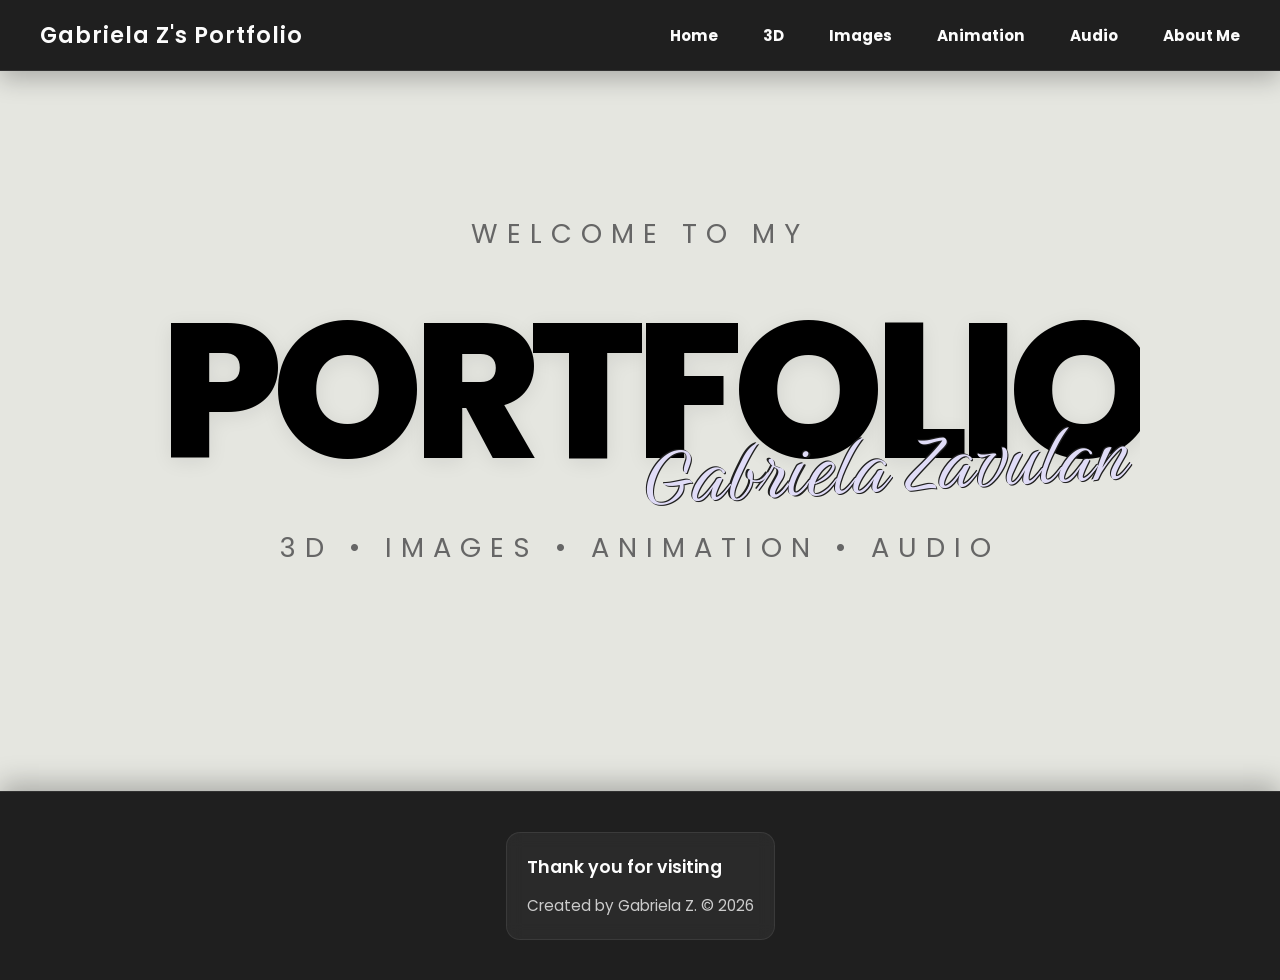
<file: index.html>
<!doctype html>
<html lang="en">
<head>
    <meta charset="UTF-8" />
    <title>My Portfolio</title>

    <!-- Google Font -->
    <link rel="preconnect" href="https://fonts.googleapis.com">
    <link rel="preconnect" href="https://fonts.gstatic.com" crossorigin>

    <link href="https://fonts.googleapis.com/css2?family=Poppins:wght@300;400;600;700&display=swap" rel="stylesheet">
    <link href="https://fonts.googleapis.com/css2?family=Birthstone&display=swap" rel="stylesheet">

    <!-- CSS file -->
    <link rel="stylesheet" href="style.css" />
</head>
    <body class="home-page">
        <header>
            <div class="site-title">Gabriela Z's Portfolio</div>
            <nav>
                <ul>
                    <li><a href="index.html">Home</a></li>
                    <li><a href="3d.html">3D</a></li>
                    <li><a href="images.html">Images</a></li>
                    <li><a href="animation.html">Animation</a></li>
                    <li><a href="audio.html">Audio</a></li>
                    <li><a href="about.html">About Me</a></li>
                </ul>
            </nav>
        </header>

        <main>

    <section class="home-hero">

        <p class="hero-subtitle hero-sub delay-1">
            Welcome to my  
        </p>
        
        <h1 class="hero-title hero-main delay-2">PORTFOLIO</h1>
        
        <p class="hero-name hero-script delay-3">
            Gabriela Zavulan
        </p>

        <p class="hero-subtitle hero-sub delay-4">
            3D • Images • Animation • Audio
        </p>

    </section>

</main>
<footer class="site-footer">

    <div class="footer-card">

        <p class="footer-title">Thank you for visiting</p>
        <p class="footer-text">Created by Gabriela Z. © 2026</p>

    </div>

</footer>
    </body>
</html>
</file>
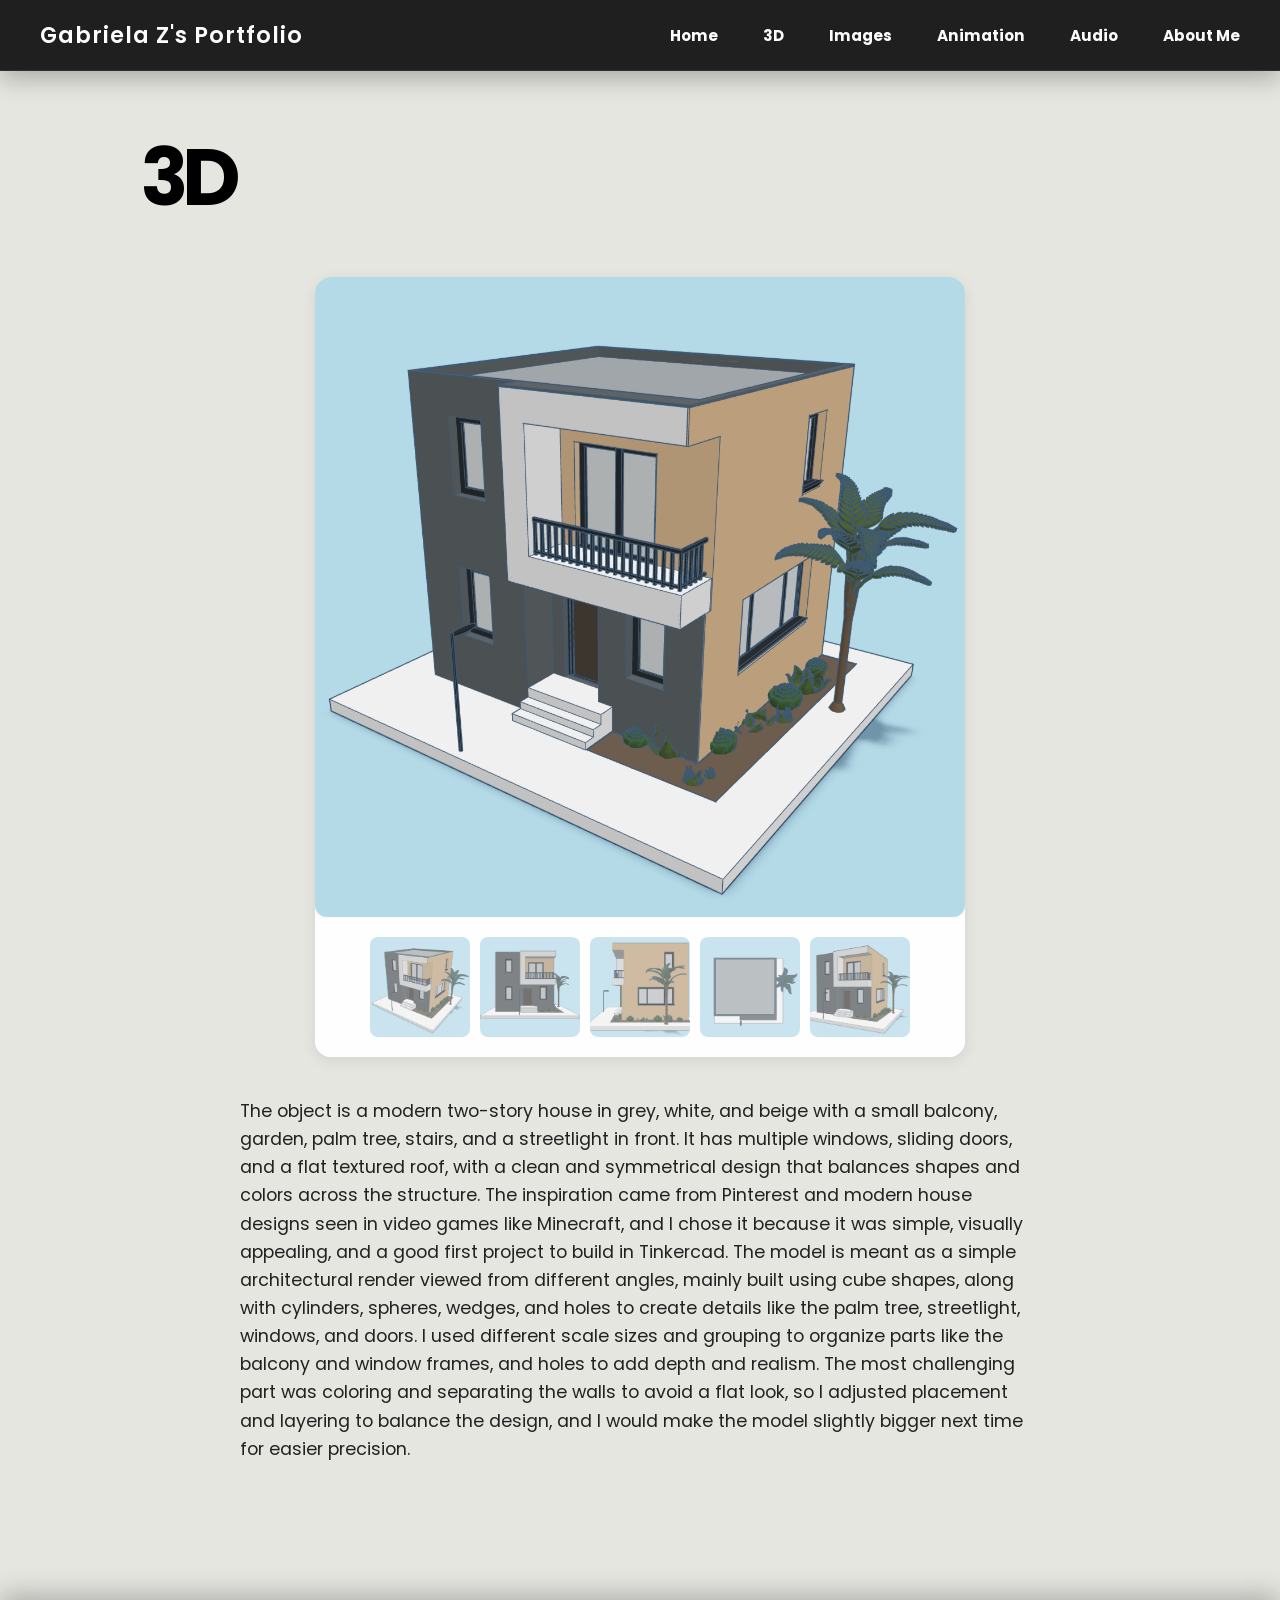
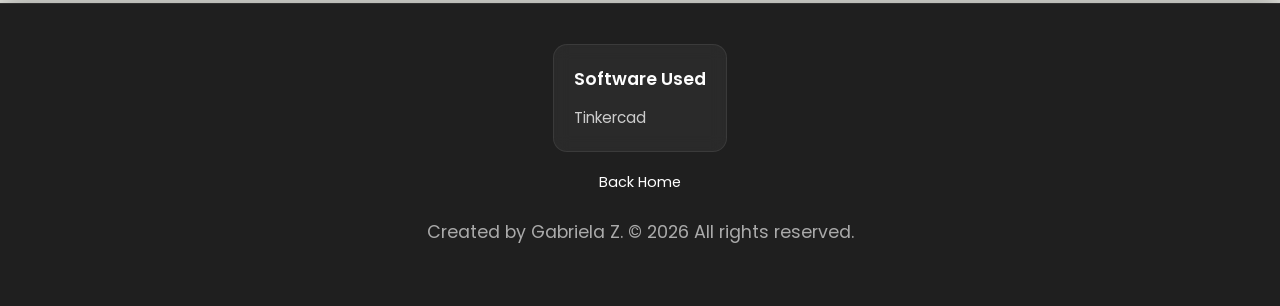
<file: 3d.html>
<!doctype html>
<html lang="en">
<head>
    <meta charset="UTF-8" />
    <title>3D</title>

    <link rel="preconnect" href="https://fonts.googleapis.com">
    <link rel="preconnect" href="https://fonts.gstatic.com" crossorigin>

    <link href="https://fonts.googleapis.com/css2?family=Poppins:wght@300;400;600;700&display=swap" rel="stylesheet">

    <link rel="stylesheet" href="style.css" />
</head>
    <body class="threed-page">
        <header>
            <div class="site-title">Gabriela Z's Portfolio</div>
            <nav>
                <ul>
                    <li><a href="index.html">Home</a></li>
                    <li><a href="3d.html">3D</a></li>
                    <li><a href="images.html">Images</a></li>
                    <li><a href="animation.html">Animation</a></li>
                    <li><a href="audio.html">Audio</a></li>
                    <li><a href="about.html">About Me</a></li>
                </ul>
            </nav>
        </header>

    <main>
        <h1 class="fade-right delay-1">3D</h1>
            
            <div class="fade-up delay-2">

                <div class="media-card">

                <img id="mainImage" src="images/House%20Pic%201.png" alt="3D House">

                <div class="thumbnail-row">
                    <img src="images/House%20Pic%201.png" onclick="changeImage(this)">
                    <img src="images/House%20Pic%20Front.png" onclick="changeImage(this)">
                    <img src="images/House%20Pic%20Side.png" onclick="changeImage(this)">
                    <img src="images/House%20Pic%20Top.png" onclick="changeImage(this)">
                    <img src="images/House%20Pic%202.png" onclick="changeImage(this)">
                </div>

                </div>
        </div>

        <p class="media-description fade-right delay-3">
            The object is a modern two-story house in grey, white, and beige with a small balcony, garden, palm tree, stairs, and a streetlight in front. It has multiple windows, sliding doors, and a flat textured roof, with a clean and symmetrical design that balances shapes and colors across the structure. The inspiration came from Pinterest and modern house designs seen in video games like Minecraft, and I chose it because it was simple, visually appealing, and a good first project to build in Tinkercad. The model is meant as a simple architectural render viewed from different angles, mainly built using cube shapes, along with cylinders, spheres, wedges, and holes to create details like the palm tree, streetlight, windows, and doors. I used different scale sizes and grouping to organize parts like the balcony and window frames, and holes to add depth and realism. The most challenging part was coloring and separating the walls to avoid a flat look, so I adjusted placement and layering to balance the design, and I would make the model slightly bigger next time for easier precision.
        </p>
    </main>

<footer class="site-footer">

    <div class="footer-card">

        <p class="footer-title">Software Used</p>
        <p class="footer-text">Tinkercad</p>

    </div>

    <div class="footer-bottom">
        <a href="index.html">Back Home</a>
        <p>Created by Gabriela Z. © 2026 All rights reserved.</p>
    </div>

</footer>
<script>
function changeImage(img){
    document.getElementById("mainImage").src = img.src;
}
</script>
    </body>
</html>
</file>
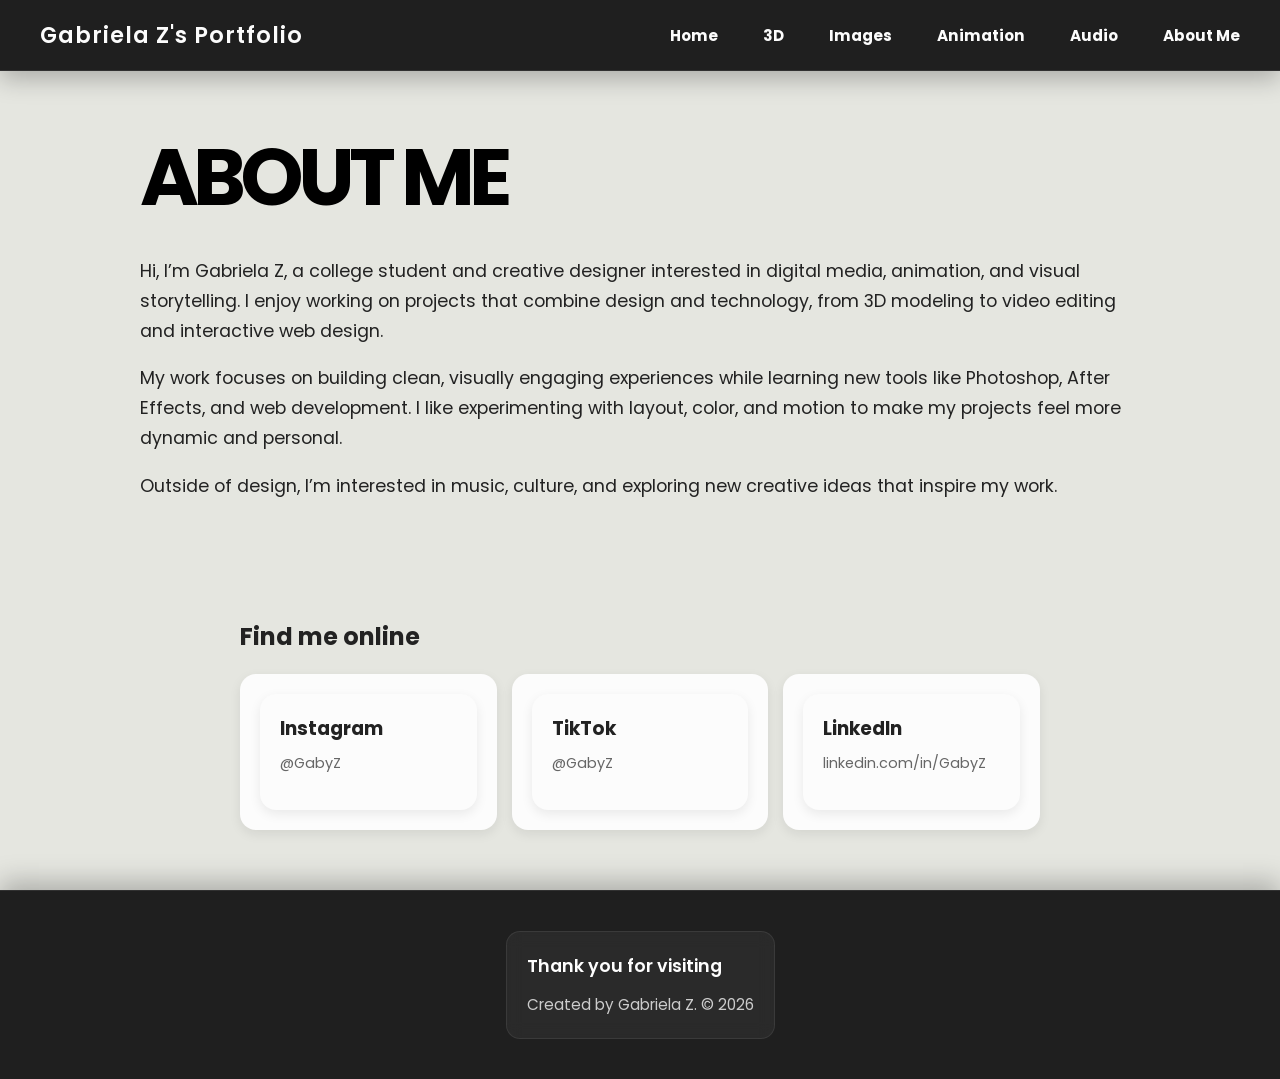
<file: about.html>
<!doctype html>
<html lang="en">
<head>
    <meta charset="UTF-8" />
    <title>About Me</title>

    <!-- Google Font -->
    <link rel="preconnect" href="https://fonts.googleapis.com">
    <link rel="preconnect" href="https://fonts.gstatic.com" crossorigin>

    <link href="https://fonts.googleapis.com/css2?family=Poppins:wght@300;400;600;700&display=swap" rel="stylesheet">

    <!-- CSS file -->
    <link rel="stylesheet" href="style.css" />
</head>
    <body class="about-page">
        
        <header>
            <div class="site-title">Gabriela Z's Portfolio</div>
            <nav>
                <ul>
                    <li><a href="index.html">Home</a></li>
                    <li><a href="3d.html">3D</a></li>
                    <li><a href="images.html">Images</a></li>
                    <li><a href="animation.html">Animation</a></li>
                    <li><a href="audio.html">Audio</a></li>
                    <li><a href="about.html">About Me</a></li>
                </ul>
            </nav>
        </header>

        <main>
            <h1 class="fade-left">About Me</h1>
            <p class="fade-left delay-1">Hi, I’m Gabriela Z, a college student and creative designer interested in digital media, animation, and visual storytelling. I enjoy working on projects that combine design and technology, from 3D modeling to video editing and interactive web design. </p>
            <p class="fade-left delay-2">My work focuses on building clean, visually engaging experiences while learning new tools like Photoshop, After Effects, and web development. I like experimenting with layout, color, and motion to make my projects feel more dynamic and personal. </p>
            <p class="fade-left delay-3">Outside of design, I’m interested in music, culture, and exploring new creative ideas that inspire my work. </p>
        </main>
<section class="socials">

      <h2 class="fade-up">Find me online</h2>

    <div class="social-grid">

        <div class="social-card fade-up delay-1">
            <div class="card-inner">
                <h3>Instagram</h3>
                <p>@GabyZ</p>
            </div>
        </div>

        <div class="social-card fade-up delay-2">
            <div class="card-inner">
                <h3>TikTok</h3>
                <p>@GabyZ</p>
            </div>
        </div>

        <div class="social-card fade-up delay-3">
            <div class="card-inner">
                <h3>LinkedIn</h3>
                <p>linkedin.com/in/GabyZ</p>
            </div>
        </div>
        
    </div>

</section>

<footer class="site-footer">

    <div class="footer-card">

        <p class="footer-title">Thank you for visiting</p>
        <p class="footer-text">Created by Gabriela Z. © 2026</p>

    </div>

</footer>
    </body>
</html>
</file>
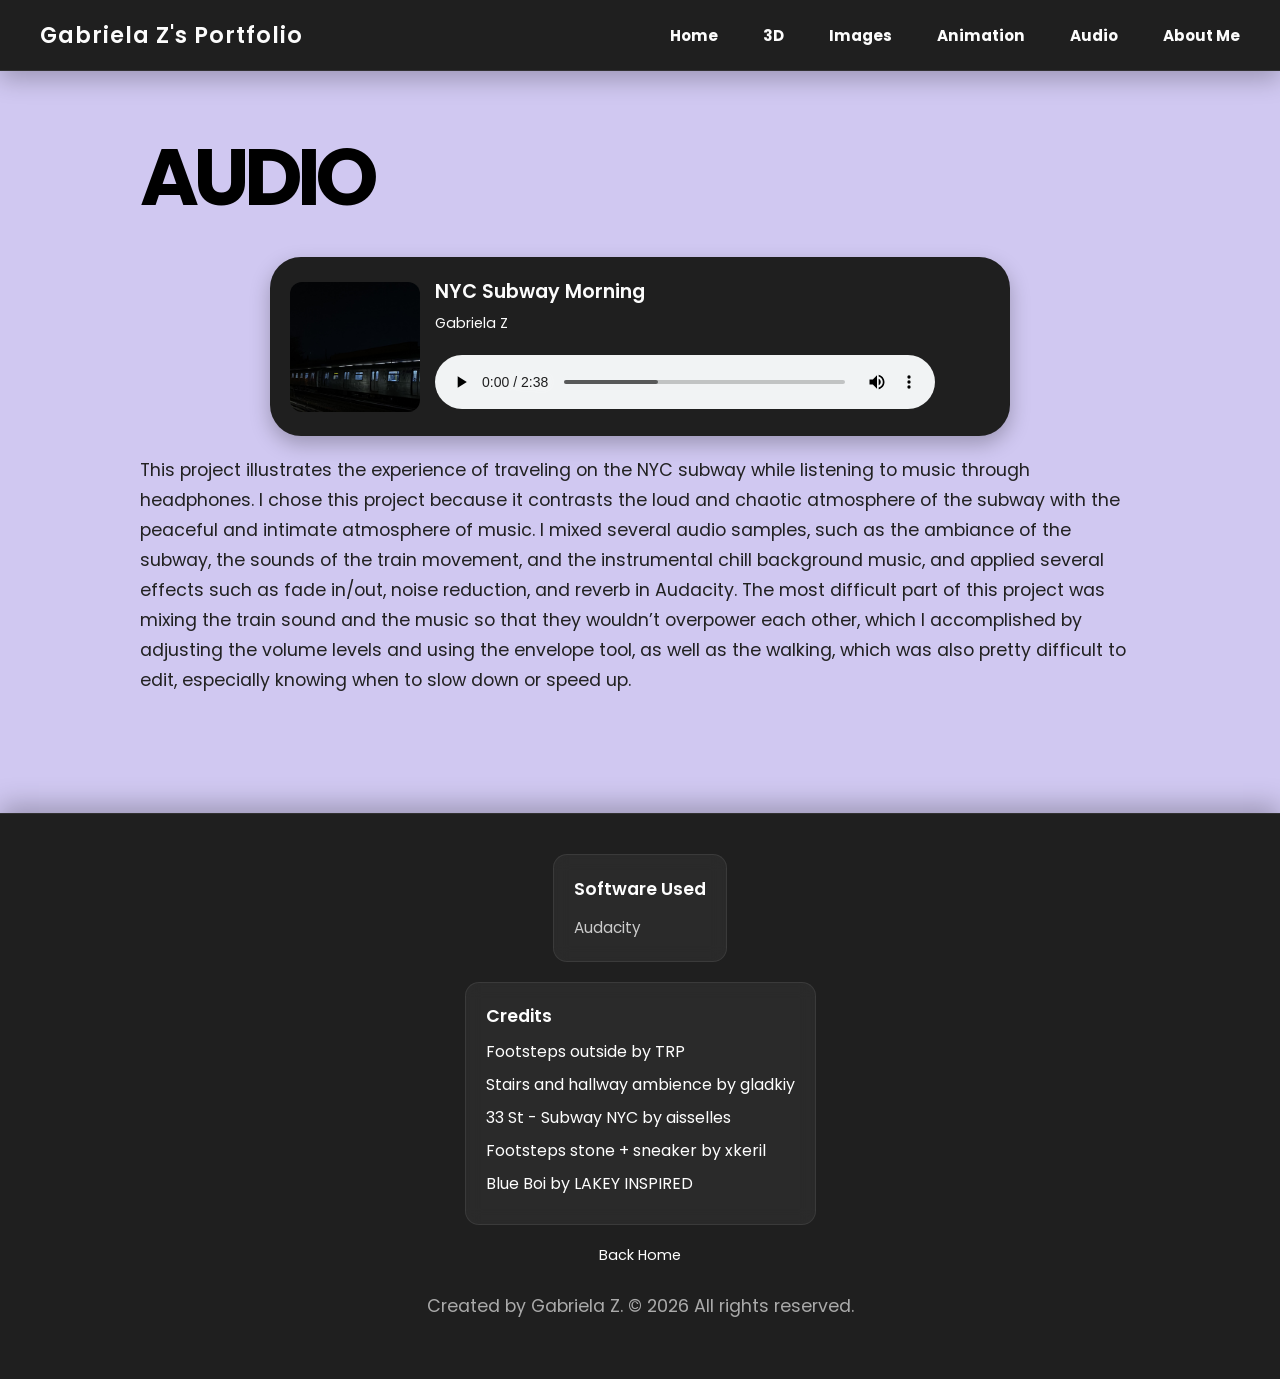
<file: audio.html>
<!doctype html>
<html lang="en">
<head>
    <meta charset="UTF-8" />
    <title>Audio</title>

    <!-- Google Font -->
    <link rel="preconnect" href="https://fonts.googleapis.com">
    <link rel="preconnect" href="https://fonts.gstatic.com" crossorigin>

    <link href="https://fonts.googleapis.com/css2?family=Poppins:wght@300;400;600;700&display=swap" rel="stylesheet">

    <!-- CSS file -->
    <link rel="stylesheet" href="style.css" />
</head>
    <body class="audio-page">
        <header>
            <div class="site-title">Gabriela Z's Portfolio</div>
            <nav>
                <ul>
                    <li><a href="index.html">Home</a></li>
                    <li><a href="3d.html">3D</a></li>
                    <li><a href="images.html">Images</a></li>
                    <li><a href="animation.html">Animation</a></li>
                    <li><a href="audio.html">Audio</a></li>
                    <li><a href="about.html">About Me</a></li>
                </ul>
            </nav>
        </header>

        <main>
            <h1 class="fade-in-left delay-1">Audio</h1>
            
            <div class="audio-box fade-in-left delay-2">
                
                <img src="images/subway.jpeg" alt="Album cover">
                
                 <div class="audio-info">
                
                     <h3>NYC Subway Morning</h3>
                     <p class="artist">Gabriela Z</p>
                     
                    <audio src="media/NYC_Subway_Morning_Gaby.mp3" controls></audio>
                </div>
                
            </div>
            
            <p class="fade-in-left delay-3"> This project illustrates the experience of traveling on the NYC subway while listening to
music through headphones. I chose this project because it contrasts the loud and chaotic
atmosphere of the subway with the peaceful and intimate atmosphere of music. I mixed
several audio samples, such as the ambiance of the subway, the sounds of the train
movement, and the instrumental chill background music, and applied several effects such as
fade in/out, noise reduction, and reverb in Audacity. The most difficult part of this project was
mixing the train sound and the music so that they wouldn’t overpower each other, which I
accomplished by adjusting the volume levels and using the envelope tool, as well as the
walking, which was also pretty difficult to edit, especially knowing when to slow down or
speed up.
            </p>
        </main>

<footer class="site-footer">

    <div class="footer-card">

        <p class="footer-title">Software Used</p>
        <p class="footer-text">Audacity</p>

    </div>

    <div class="footer-card">

        <h3>Credits</h3>

        <ul class="credits">
            <li><a href="https://freesound.org/people/TRP/sounds/616825/" target="_blank">Footsteps outside by TRP</a></li>
            <li><a href="https://freesound.org/people/gladkiy/sounds/350351/" target="_blank">Stairs and hallway ambience by gladkiy</a></li>
            <li><a href="https://freesound.org/people/aisselles/sounds/677045/" target="_blank">33 St - Subway NYC by aisselles</a></li>
            <li><a href="https://freesound.org/people/xkeril/sounds/677069/" target="_blank">Footsteps stone + sneaker by xkeril</a></li>
            <li><a href="https://www.youtube.com/watch?v=hQT6WMJ-Fco&list=PL06diOotXAJLAAHBY7kIUm5GQwm2ZinOz" target="_blank">Blue Boi by LAKEY INSPIRED</a></li>
        </ul>

    </div>

    <div class="footer-bottom">
        <a href="index.html">Back Home</a>
        <p>Created by Gabriela Z. © 2026 All rights reserved.</p>
    </div>

</footer>
    </body>
</html>
</file>
<file: style.css>
body{
    font-family: 'Poppins', sans-serif;
    background-color: #e5e6e0;
    color: #222222;

    margin: 0;
    padding: 0;
}
/* HEADER */

header{
    background-color: #1f1f1f;
    color: #fcfcfc;

    display: flex;
    justify-content: space-between;
    align-items: center;

    padding: 18px 40px;

    border-bottom: 1px solid rgba(255,255,255,0.08);

    box-shadow: 0 8px 25px rgba(0,0,0,0.25);

    position: sticky;
    top: 0;
    z-index: 1000;

    backdrop-filter: blur(10px);
}
.home-page header {
    opacity: 0;
    transform: translateY(-25px);
    animation: headerFadeDown 0.8s ease forwards;
}

@keyframes headerFadeDown {
    to {
        opacity: 1;
        transform: translateY(0);
    }
}
.site-title{
    font-size: 1.4rem;
    font-weight: 600;
    letter-spacing: 1px;
    white-space: nowrap;
}
nav ul{
    display: flex;
    gap: 25px;

    list-style: none;
    margin: 0;
    padding: 0;
}

nav a{
    color: #fcfcfc;
    text-decoration: none;
    font-weight: 500;
    font-size: 0.95rem;

    position: relative;
    transition: 0.3s ease;
}
nav a::after{
    content: "";
    position: absolute;
    left: 0;
    bottom: -4px;

    width: 0%;
    height: 2px;
    background: #ffffff;

    transition: 0.3s ease;
}

nav a:hover::after{
    width: 100%;
}

nav a:hover{
    opacity: 0.7;
}
.home-hero{
    text-align: center;
    position: relative;
    padding: 120px 20px;
}

/* cursive name */

.hero-name{
    font-family: 'Birthstone', cursive;

    font-size: 6rem;
    color: #e0dcf7;

    letter-spacing: 1px;

    margin: 0;

    position: absolute;
    top: 47%;
    left: 50%;
    transform: translate(-50%, -50%) rotate(-3deg);
    
    z-index: 2;
    
   text-shadow:
    1px 1px 0 #1f1f1f,
    -1px -1px 0 #1f1f1f;
}

/* giant portfolio text */

.hero-title{
    font-size: 12rem;
    font-weight: 800;

    letter-spacing: -10px;

    margin: -10px 0 10px;

    color: #000000;

    text-shadow: 0 4px 20px rgba(0,0,0,0.08);
}

/* small subtitle */

.hero-subtitle{
    font-size: 1.7rem;
    letter-spacing: 9px;

    text-transform: uppercase;

    color: #666666;
    
    margin-top: -20px;  
    margin-bottom: 0;

}
.site-header nav a{
    text-decoration: none;
    color: #000000;
    font-weight: 600;

    transition: 0.3s;
}

.site-header nav a:hover{
    color: #dfc8c8;
}

/*TRANSITIONS*/





/* NAVIGATION */

nav ul{
    list-style: none;
    margin: 0;
    padding: 0;
}

nav li{
    display: inline-block;
    margin-left: 20px;
}

nav a{
    color: #fcfcfc;
    text-decoration: none;
    font-weight: bold;

    transition: 0.3s;
}

nav a:hover{
    color: #e0dcf7;
}

/* MAIN CONTENT */.home-page .home-hero{
    position: relative;
    overflow: hidden;
}

/* MAIN PORTFOLIO TEXT */

.home-page .hero-main{
    opacity: 0;
    transform: translateY(60px) scale(0.95);
    animation: heroMainReveal 1s ease forwards;
}

@keyframes heroMainReveal{
    to{
        opacity: 1;
        transform: translateY(0) scale(1);
    }
}

/* CURSIVE NAME */

.home-page .hero-script{
    opacity: 0;
    transform: translateY(20px) rotate(-3deg);
    animation: heroScriptReveal 1s ease forwards;
}

@keyframes heroScriptReveal{
    to{
        opacity: 1;
        transform: translateY(0) rotate(-3deg);
    }
}

/* SUBTITLE */

.home-page .hero-sub{
    opacity: 0;
    transform: translateY(25px);
    animation: heroSubReveal 0.8s ease forwards;
}

@keyframes heroSubReveal{
    to{
        opacity: 1;
        transform: translateY(0);
    }
}

/* DELAYS */

.home-page .delay-1{
    animation-delay: 0.2s;
}

.home-page .delay-2{
    animation-delay: 0.5s;
}

.home-page .delay-3{
    animation-delay: 0.9s;
}

.home-page .delay-4{
    animation-delay: 1.2s;
}

main{
    max-width: 1000px;

    margin-left: auto;
    margin-right: auto;

    padding: 40px 20px;
}

h1{
    font-size: 5rem;
    font-weight: 700;
    margin-top: 6px;
    margin-bottom: 20px;
    letter-spacing: -6px;
    
    text-transform: uppercase;
    
    
    
    color: #000000
}

p{
    line-height: 1.7;
    font-size: 1.1rem;
}

/* 3D */

.media-card{
    background-color: #fcfcfc;
    max-width: 650px;
    margin: 40px auto;
    border-radius: 16px;
    overflow: hidden;

    box-shadow: 0 4px 15px rgba(0,0,0,0.08);

    transition: transform 0.3s ease, box-shadow 0.3s ease;
    
    text-shadow: 0 4px 20px rgba(0,0,0,0.08);
}

.media-card:hover{
    transform: translateY(-5px);
    box-shadow: 0 12px 30px rgba(0,0,0,0.18);
}

#mainImage{
    width: 100%;
    height: 640px;
    object-fit: cover;
    display: block;
}

.thumbnail-row{
    display: flex;
    gap: 10px;
    padding: 20px;
    justify-content: center;
    background: #fefefe;
}

.thumbnail-row img{
    width: 100px;
    height: 100px;
    object-fit: cover;

    border-radius: 8px;
    cursor: pointer;

    opacity: 0.7;
    transition: 0.3s;
}

.thumbnail-row img:hover{
    opacity: 1;
    transform: scale(1.08);
}

.media-description{
    max-width: 800px;
    margin: 10px auto 40px;
    line-height: 1.6;
}

/*TRANSITIONS*/

.threed-page .fade-up{
    opacity: 0;
    transform: translateY(40px);
    animation: threedFadeUp 0.8s ease forwards;
}

@keyframes threedFadeUp{
    to{
        opacity: 1;
        transform: translateY(0);
    }
}

.threed-page .fade-right {
    opacity: 0;
    transform: translateX(-40px);
    animation: aboutFadeRight 0.8s ease forwards;
}

@keyframes aboutFadeRight {
    to {
        opacity: 1;
        transform: translateX(0);
    }
}
.threed-page .thumb-pop img{
    opacity: 0;
    transform: scale(0.7);
    animation: thumbPop 0.4s ease forwards;
}

/* starting state */
.threed-page .thumb-pop img{
    transform: scale(0.7);
}

/* ending state */
@keyframes thumbPop{
    to{
        opacity: 1;
        transform: scale(1);
    }
}


@keyframes thumbPop{
    to{
        opacity: 1;
        transform: scale(1);
    }
}
.threed-page .thumb-pop img:nth-child(1){
    animation-delay: 0.8s;
}
.threed-page .thumb-pop img:nth-child(2){
    animation-delay: 0.9s;
}
.threed-page .thumb-pop img:nth-child(3){
    animation-delay: 1s;
}
.threed-page .thumb-pop img:nth-child(4){
    animation-delay: 1.1s;
}
.threed-page .thumb-pop img:nth-child(5){
    animation-delay: 1.2s;
}

.threed-page .delay-1{
    animation-delay: 0.2s;
}

.threed-page .delay-2{
    animation-delay: 0.5s;
}

.threed-page .delay-3{
    animation-delay: 0.8s;
}

/* VIDEOS */

.animation-page h1{
    color: #fefefe;
}
.animation-page{
    background-color: #323232;
}
.video-card{
    background-color: #ffffff;
    max-width: 699px;
    margin: 40px auto;
    padding: 15px;

    border-radius: 16px;
    box-shadow: 0 4px 15px rgba(0,0,0,0.08);

    transition: transform 0.3s ease, background-color 0.3s ease;
    overflow: hidden;
}
.video-card:hover{
    transform: translateY(-5px);
    background-color: #e0dcf7;
}
.video-card video{
    width: 100%;
    border-radius: 12px;
    display: block;
}
.video-title{
    margin-top: 10px;
    font-size: 1.3rem;
    font-weight: 600;
    text-align: left;
    transition: color 0.3s ease;
}
.video-card:hover .video-title{
    color: #1f1f1f;
}
.video-card:hover h3,
.video-card:hover p{
    color: #1f1f1f;
}
.video-description{
    max-width: 909px;
    margin: 20px auto;
    line-height: 1.7;
    font-size: 1.1rem;
    color: #fcfcfc
}

/*TRANSITIONS*/

.fade-up.show {
    opacity: 1;
    transform: translateX(0) translateY(0);
}
.delay-1 { transition-delay: 0.2s; }
.delay-2 { transition-delay: 0.4s; }
.delay-3 { transition-delay: 0.6s; }


.animation-page .anim-left{
    opacity: 0;
    transform: translateX(-60px);
    animation: animLeft 0.8s ease forwards;
}

@keyframes animLeft{
    to{
        opacity: 1;
        transform: translateX(0);
    }
}

.animation-page .anim-right{
    opacity: 0;
    transform: translateX(60px);
    animation: animRight 0.8s ease forwards;
}

@keyframes animRight{
    to{
        opacity: 1;
        transform: translateX(0);
    }
}

.animation-page .delay-1{
    animation-delay: 0.2s;
}

.animation-page .delay-2{
    animation-delay: 0.5s;
}

.animation-page .delay-3{
    animation-delay: 0.8s;
}

/* IMAGES */

.images-page{
    background-color: #e0dcf7;
}
.image-grid{
    display: grid;
    grid-template-columns: repeat(auto-fit, minmax(220px, 1fr));
    gap: 20px;
    margin-top: 20px;
}
.image-card{
    background-color: #fcfcfc;
    padding: 12px;
    border-radius: 16px;

    box-shadow: 0 4px 12px rgba(0,0,0,0.08);

    text-align: center;
    
    transition: transform 0.3s ease, background-color 0.3s ease, box-shadow 0.3s ease;
    
    overflow: hidden;
}
.image-card:hover{
    background-color: #1f1f1f;
    transform: translateY(-5px) scale(1.02);
    box-shadow: 0 10px 25px rgba(0,0,0,0.15);
}
.image-card img{
    width: 100%;
    height: 220px;
    object-fit: cover;

    border-radius: 12px;
    
    transition: transform 0.3s ease;
}
.image-card:hover img{
    transform: scale(1.03);
}
.image-card p{
    margin-top: 10px;
    font-size: 0.9rem;
    color: #444;
    font-weight: 600;
    transition: color 0.3s ease;
}
.image-card:hover p{
    color: #fcfcfc;
}
img, video{
    width: 100%;
    max-width: 700px;

    border-radius: 12px;

    display: block;

    margin-top: 20px auto;
    margin-bottom: 20px auto;
}

/*TRANSITIONS*/

.images-page .fade-in-left {
    opacity: 0;
    transform: translateX(40px);
    animation: fadeLeft 0.8s ease forwards;
}

@keyframes fadeLeft {
    to {
        opacity: 1;
        transform: translateX(0);
    }
}
.delay-1 { animation-delay: 0.1s; }
.delay-2 { animation-delay: 0.3s; }
.delay-3 { animation-delay: 0.5s; }
.delay-4 { animation-delay: 0.7s; }

.images-page .fade-up {
    opacity: 0;
    transform: translateY(30px);
    animation: fadeUp 0.8s ease forwards;
}

@keyframes fadeUp {
    to {
        opacity: 1;
        transform: translateY(0);
    }
}
.images-page .delay-1 { animation-delay: 0.1s; }
.images-page .delay-2 { animation-delay: 0.3s; }
.images-page .delay-3 { animation-delay: 0.5s; }
.images-page .delay-4 { animation-delay: 0.7s; }

/* DARK BACKGROUND OVERLAY */

.lightbox{
    position: fixed;
    top: 0;
    left: 0;

    width: 100%;
    height: 100%;

    background: rgba(0,0,0,0.85);

    display: flex;
    justify-content: center;
    align-items: center;
    
    opacity: 0;
    visibility: hidden;

    transition: opacity 0.3s ease, visibility 0.3s ease;

    z-index: 999;
}
.lightbox.active{
    opacity: 1;
    visibility: visible;
}

/* IMAGE INSIDE POPUP */

.lightbox-img{
    width: auto;
    height: auto;

    max-width: 75vw;
    max-height: 85vh;

    border-radius: 14px;
    transform: scale(0.95);
}
.close{
    position: absolute;
    top: 20px;
    right: 30px;

    font-size: 40px;
    color: #fcfcfc;
    cursor: pointer;
}
/* FIGURE */

figure{
    margin: 0;
}

figcaption{
    font-size: 0.9rem;
    color: #666666;
}

/* AUDIO */

.audio-page{
    background-color: #d0c8f1;
}
.audio-box{
    background-color: #1f1f1f;
    padding: 20px;
    border-radius: 31px;
    
    max-width: 700px;
    margin: 20px auto;
    
    display: flex;
    align-items: center;
    gap: 15px;
    
    box-shadow: 0 8px 20px rgba(0,0,0,0.25);
    transition: 0.3s;
}
.audio-info h3{
    color: #fcfcfc;
    margin-bottom: 10px;
    margin: 0 0 2px 0;
    font-size: 1.2rem;
    font-weight: 600;
}
.audio-box img{
    width: 130px;
    height: 130px;
    object-fit: cover;
    border-radius: 12px;
}
.audio-box:hover{
    transform: translateY(-4px);
    background-color: #2c2c2c;
}
.audio-box .artist{
    color: #fcfcfc;
    font-size: 0.9rem;
    margin: 5px 0 10px;
}
.audio-box audio{
    width: 100%;
    margin-top: 10px;
}
audio{
    margin-top: 20px;
    width: 100%;
    max-width: 500px;
}
.audio-info{
    flex: 1;
}

/*TRANSITIONS*/

.fade-in-left {
    opacity: 0;
    transform: translateX(40px);
    animation: fadeLeft 0.8s ease forwards;
}

@keyframes fadeLeft {
    to {
        opacity: 1;
        transform: translateX(0);
    }
}
.delay-1 { animation-delay: 0.1s; }
.delay-2 { animation-delay: 0.3s; }
.delay-3 { animation-delay: 0.5s; }
.delay-4 { animation-delay: 0.7s; }

/* Socials */

.socials{
    max-width: 800px;
    margin: 60px auto;
}

.socials h2{
    margin-bottom: 20px;
}

.social-grid{
    display: grid;
    grid-template-columns: repeat(auto-fit, minmax(200px, 1fr));
    gap: 15px;
}

.social-card{
    background-color: #fcfcfc;
    padding: 20px;
    border-radius: 16px;

    box-shadow: 0 4px 12px rgba(0,0,0,0.08);
    
    opacity: 0;
    transform: translateY(40px);
    transition: opacity 0.6s ease, transform 0.6s ease;
}


.social-card:hover{
    transform: translateY(-5px);
    background-color: #fefefe;
    box-shadow: 0 12px 25px rgba(0,0,0,0.15);
}

.social-card h3{
    margin: 0;
}

.social-card p{
    margin-top: 8px;
    color: #666;
    font-size: 0.9rem;
}
.social-card.show {
    opacity: 1;
    transform: translateY(0);
}
.card-inner {
    background-color: #fcfcfc;
    padding: 20px;
    border-radius: 16px;

    box-shadow: 0 4px 12px rgba(0,0,0,0.08);

    transition: 0.3s ease;
}
.card-inner:hover {
    transform: translateY(-5px);
    background-color: #e0dcf7;
    box-shadow: 0 12px 25px rgba(0,0,0,0.15);
}

/*TRANSITIONS*/

.about-page .fade-left {
    opacity: 0;
    transform: translateX(-40px);
    animation: aboutFadeLeft 0.8s ease forwards;
}

@keyframes aboutFadeLeft {
    to {
        opacity: 1;
        transform: translateX(0);
    }
}
.about-page .social-card {
    opacity: 0;
    transform: translateY(30px);
    animation: aboutFadeUp 0.8s ease forwards;
}

@keyframes aboutFadeUp {
    to {
        opacity: 1;
        transform: translateY(0);
    }
}
.about-page .delay-1 { animation-delay: 0.2s; }
.about-page .delay-2 { animation-delay: 0.4s; }
.about-page .delay-3 { animation-delay: 0.6s; }
.about-page .delay-4 { animation-delay: 0.8s; }

/* FOOTER BACKGROUND */

.site-footer{
    background-color: #1f1f1f;
    color: #fefefe;

    padding: 40px 20px;
    margin-top: 60px;

    display: flex;
    flex-direction: column;
    gap: 20px;

    border-top: 1px solid rgba(255,255,255,0.15);
    box-shadow: 0 -6px 20px rgba(0,0,0,0.25);
    
    opacity: 0;
    transform: translateY(30px);
    animation: footerFadeUp 0.8s ease forwards;
}

@keyframes footerFadeUp {
    to {
        opacity: 1;
        transform: translateY(0);
    }
}

/* CARDS INSIDE FOOTER */

.footer-card{
    background-color: rgba(255,255,255,0.05);
    padding: 20px;
    border-radius: 14px;

    max-width: 800px;
    margin: 0 auto;

    border: 1px solid rgba(255,255,255,0.08);
    backdrop-filter: blur(8px);

    transition: 0.3s ease;
}
.footer-card:hover{
    transform: translateY(-3px);
    background-color: rgba(255,255,255,0.08);
}

/* TITLES */

.footer-title,
.footer-card h3{
    margin: 0 0 10px;
    font-size: 1.1rem;
    font-weight: 600;
}

.footer-text{
    margin: 0;
    color: #cccccc;
    font-size: 0.95rem;
}

/* TEXT */
.footer-text{
    margin: 0;
    color: #cccccc;
}

/* LINKS */
.credits{
    list-style: none;
    padding: 0;
    margin: 0;
}
.credits li{
    margin-bottom: 8px;
}
.credits a{
    color: #fefefe;
    text-decoration: none;

    transition: 0.3s;
}
.credits a:hover{
    color: #e0dcf7;
}

/* BOTTOM SECTION */
.footer-bottom{
    text-align: center;
    font-size: 0.9rem;
    color: #aaaaaa;
}
.footer-bottom a{
    color: #fefefe;
    text-decoration: none;
    display: inline-block;
    margin-bottom: 8px;
}
.footer-bottom a:hover{
    color: #e0dcf7;
}
footer, .site-footer{
    border-top: 1px solid rgba(255,255,255,0.08);
    box-shadow: 0 -8px 25px rgba(0,0,0,0.25);
}
</file>
